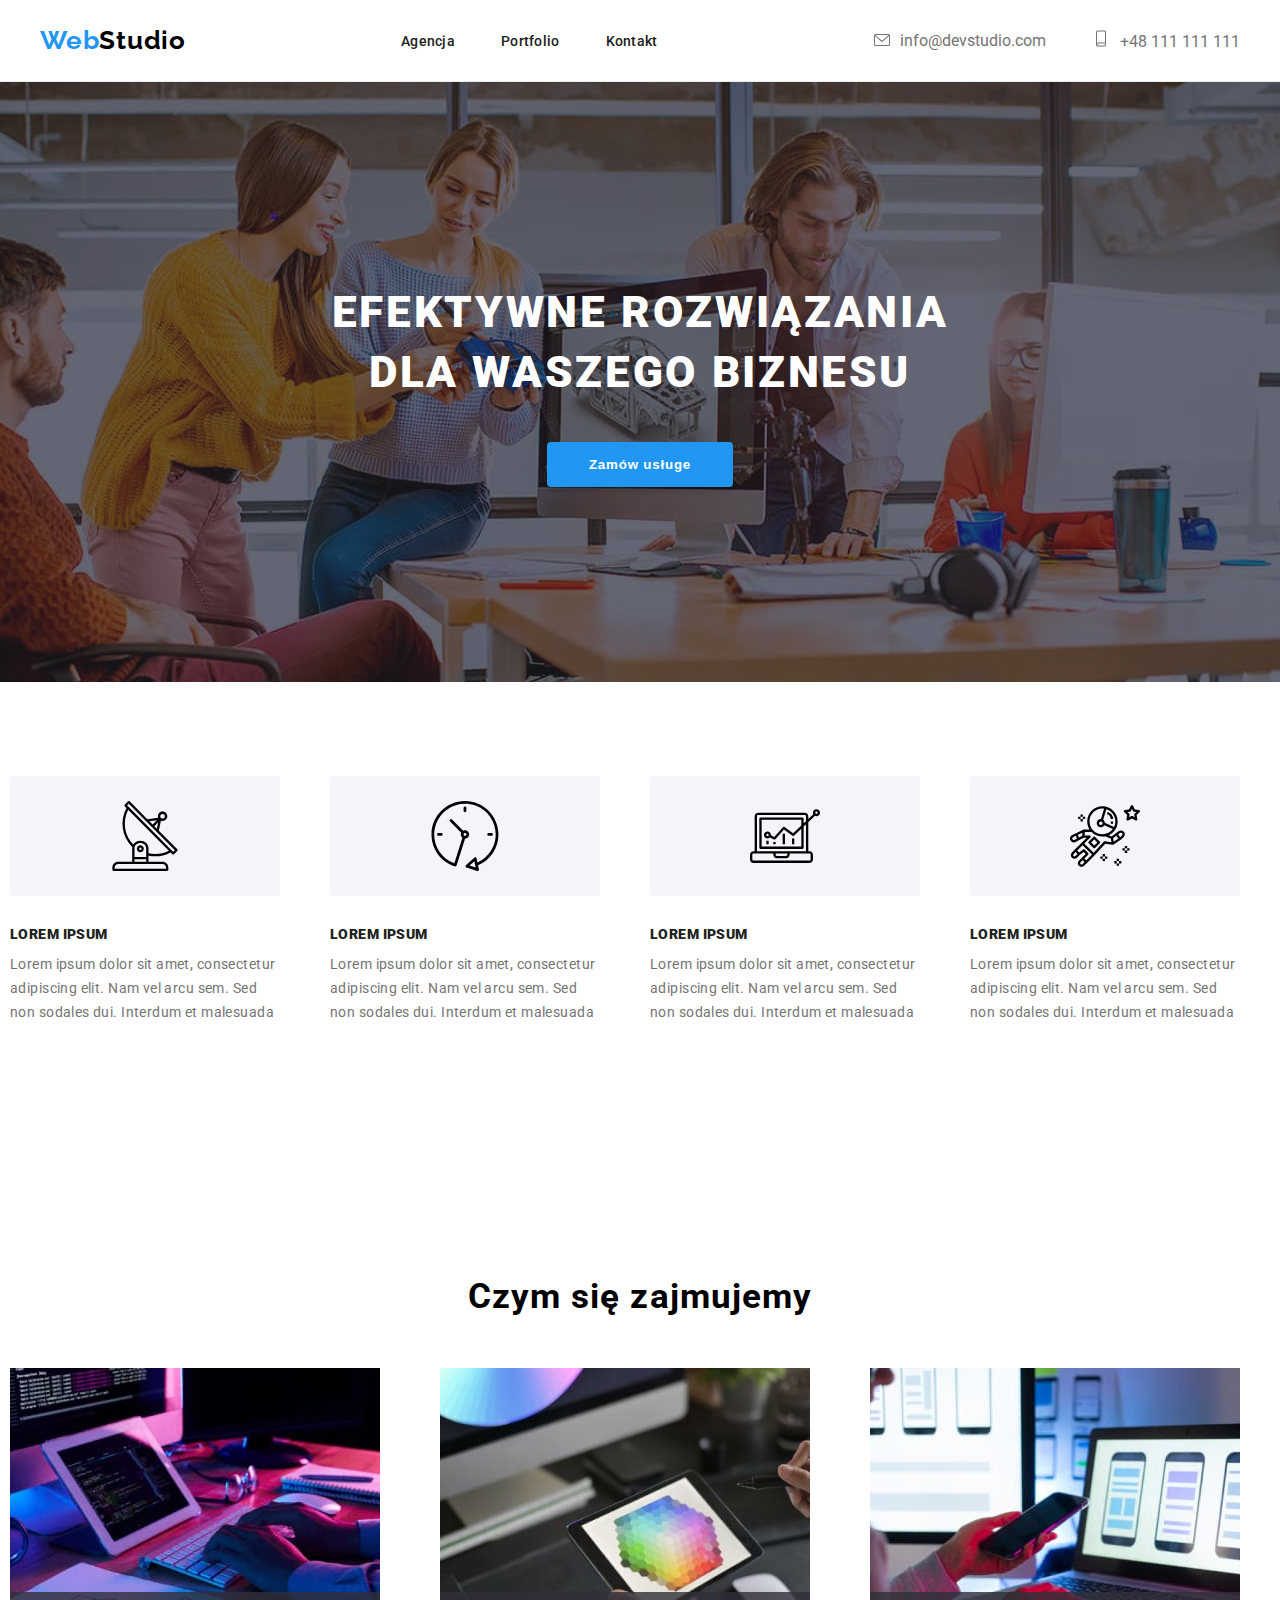
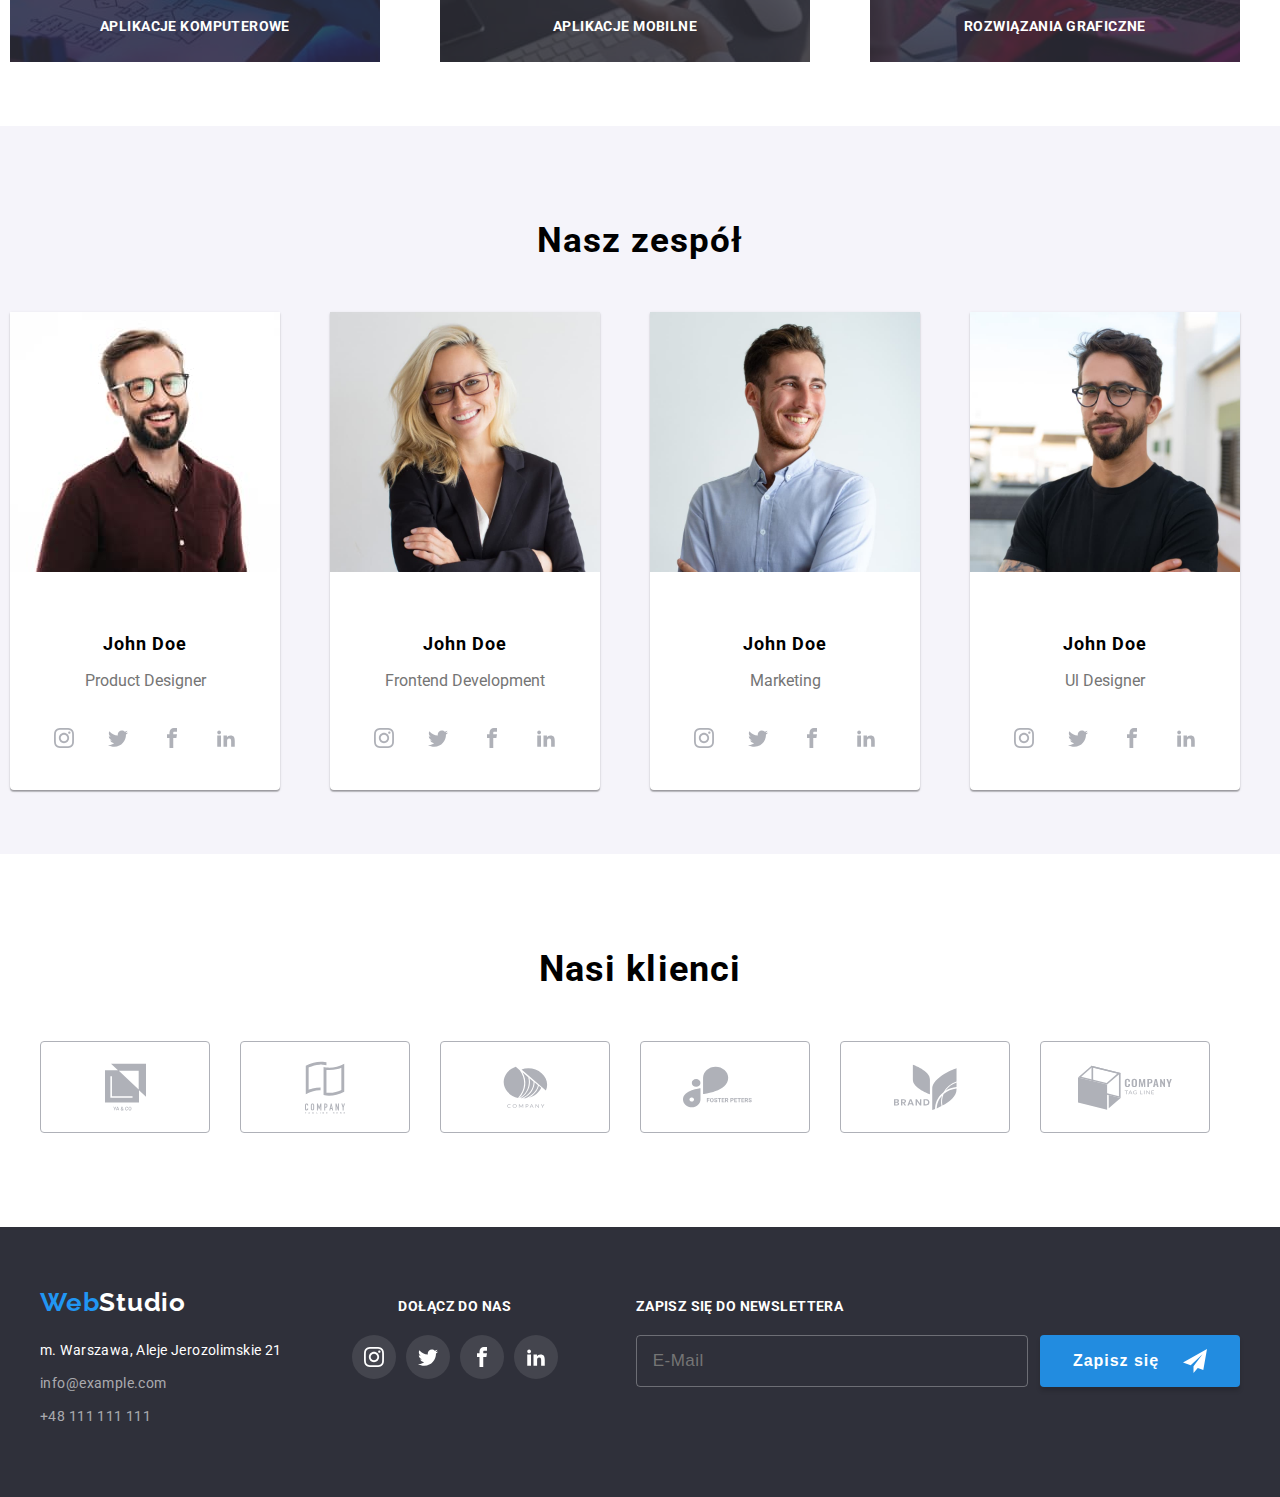
<file: index.html>
<!DOCTYPE html>
<html lang="pl">

<head>
    <meta charset="UTF-8" />
    <meta http-equiv="x-ua-compatible" content="ie=edge" />
    <meta name="viewport" content="width=device-width,initial-scale=1.0" />
    <title>Praca Domowa</title>
    <link rel="stylesheet" href="css/styles.css" />
    <link rel="preconnect" href="https://fonts.googleapis.com" />
    <link rel="preconnect" href="https://fonts.gstatic.com" crossorigin />
    <link
        href="https://fonts.googleapis.com/css2?family=Raleway:wght@700&family=Roboto:wght@400;500;700;900&display=swap"
        rel="stylesheet" />
</head>

<body>
    <header class="header">
        <div class="container">
            <div class="menu">
                <div class="menu-list">

                    <a class="logo-up-web" href="index.html">
                        <h2 class="logo-h2">Web<span class="second-color-up">Studio</span></h2>
                    </a>

                    <nav>
                        <ul class="menu-list-nav">
                            <li class="menu-list-nav-li">
                                <a class="aNav" href="index.html">Agencja</a>
                            </li>
                            <li class="menu-list-nav-li">
                                <a class="aNav" href="portfolio.html">Portfolio</a>
                            </li>
                            <li class="menu-list-nav-li">
                                <a class="aNav" href="">Kontakt</a>
                            </li>
                        </ul>
                    </nav>
                </div>

                <ul class="header-contact-ul">
                    <li class="header-contact-li">
                        <a class="contact-color-right" href="mailto:info@devstudio.com"><svg class="icon envelope">
                                <use href="images/icons.svg#icon-envelope"></use>
                            </svg>info@devstudio.com</a>
                    </li>
                    <li class="header-contact-li">
                        <a class="contact-color-right" href="tel:+48111111111"> <svg class="icon smartphone">
                                <use href="images/icons.svg#icon-smartphone"></use>
                            </svg> +48 111 111 111</a>
                    </li>
                </ul>
            </div>
        </div>
    </header>

    <main>
        <section class="background-color  ">
            <div class="banner-img">
                <h1 class="banerText ">EFEKTYWNE ROZWIĄZANIA <br> DLA WASZEGO BIZNESU</h1>
                <div class="button-div-center ">
                    <button class="button" type="button" data-modal-open>Zamów usługe</button>
                </div>
            </div>
        </section>

        <section class="section ">
            <div class="container ">
                <ul class="description-ul">
                    <li class="description-li">
                        <div class="description-mini">
                            <svg class="description-icon">
                                <use href="images/icons.svg#icon-antenna"></use>
                            </svg>
                        </div>
                        <p class="description-b"><b>LOREM IPSUM</b></p>
                        <p class="description ">
                            Lorem ipsum dolor sit amet, consectetur adipiscing elit. Nam vel arcu sem. Sed non sodales
                            dui. Interdum et malesuada
                        </p>
                    </li>
                    <li class="description-li">
                        <div class="description-mini">
                            <svg class="description-icon">
                                <use href="images/icons.svg#icon-clock"></use>
                            </svg>
                        </div>
                        <p class="description-b"><b>LOREM IPSUM</b></p>
                        <p class="description ">
                            Lorem ipsum dolor sit amet, consectetur adipiscing elit. Nam vel arcu sem. Sed non sodales
                            dui. Interdum et malesuada
                        </p>
                    </li>
                    <li class="description-li">
                        <div class="description-mini">
                            <svg class="description-icon">
                                <use href="images/icons.svg#icon-diagram"></use>
                            </svg>
                        </div>
                        <p class="description-b"><b>LOREM IPSUM</b></p>
                        <p class="description ">
                            Lorem ipsum dolor sit amet, consectetur adipiscing elit. Nam vel arcu sem. Sed non sodales
                            dui. Interdum et malesuada
                        </p>
                    </li>
                    <li class="description-li">
                        <div class="description-mini">
                            <svg class="description-icon">
                                <use href="images/icons.svg#icon-astronaut"></use>
                            </svg>
                        </div>
                        <p class="description-b"><b>LOREM IPSUM</b></p>
                        <p class="description ">
                            Lorem ipsum dolor sit amet, consectetur adipiscing elit. Nam vel arcu sem. Sed non sodales
                            dui. Interdum et malesuada
                        </p>
                    </li>
                </ul>
            </div>
        </section>
        <section class="section ">
            <div class="container ">
                <h3 class="we-do-h3">Czym się zajmujemy</h3>
                <ul class="we-do-ul">
                    <li class="we-do-li">
                        <img class="we-do-img" src="images/img.jpg " alt="img1 " width="370 " height="294 " />
                        <div class="we-do-image-description">
                            <h4>Aplikacje Komputerowe</h4>
                        </div>
                    </li>
                    <li class="we-do-li">
                        <img class="we-do-img" src="images/img2.jpg " alt="img2 " width="370 " height="294 " />
                        <div class="we-do-image-description">
                            <h4>Aplikacje Mobilne</h4>
                        </div>
                    </li>
                    <li class="we-do-li">
                        <img class="we-do-img" src="images/img3.jpg " alt="img3 " width="370 " height="294 " />
                        <div class="we-do-image-description">
                            <h4>Rozwiązania Graficzne</h4>
                        </div>
                    </li>
                </ul>
            </div>
        </section>
        <section class="our-team-section section">
            <div class="container">
                <h3 class="team-h3">Nasz zespół</h3>
                <ul class="team-ul">
                    <li class="team-li">
                        <figure>
                            <img class="imgteam" src="images/img16.jpg " alt="img16 " />
                            <figcaption>
                                <h4 class="portfolio-h4">John Doe</h4>
                                <p class="portfolio-p">Product Designer</p>
                                <ul class="team-icons-ul">
                                    <li>
                                        <a class="team-icons-a" href="">
                                            <svg class="team-icons-icon">
                                                <use href="images/icons.svg#icon-instagram"></use>
                                            </svg></a>
                                    </li>
                                    <li>
                                        <a class="team-icons-a" href="">
                                            <svg class="team-icons-icon">
                                                <use href="images/icons.svg#icon-twitter"></use>
                                            </svg></a>
                                    </li>
                                    <li>
                                        <a class="team-icons-a" href="">
                                            <svg class="team-icons-icon">
                                                <use href="images/icons.svg#icon-facebook"></use>
                                            </svg></a>
                                    </li>
                                    <li>
                                        <a class="team-icons-a" href="">
                                            <svg class="team-icons-icon">
                                                <use href="images/icons.svg#icon-linkedin"></use>
                                            </svg></a>
                                    </li>
                                </ul>
                            </figcaption>
                    </li>
                    <li class="team-li">
                        <figure>
                            <img class="imgteam " src="images/img4.jpg " alt="img4 " />
                            <figcaption>
                                <h4 class="portfolio-h4">John Doe</h4>
                                <p class="portfolio-p">Frontend Development</p>
                                <ul class="team-icons-ul">
                                    <li>
                                        <a class="team-icons-a" href="">
                                            <svg class="team-icons-icon">
                                                <use href="images/icons.svg#icon-instagram"></use>
                                            </svg></a>
                                    </li>
                                    <li>
                                        <a class="team-icons-a" href="">
                                            <svg class="team-icons-icon">
                                                <use href="images/icons.svg#icon-twitter"></use>
                                            </svg></a>
                                    </li>
                                    <li>
                                        <a class="team-icons-a" href="">
                                            <svg class="team-icons-icon">
                                                <use href="images/icons.svg#icon-facebook"></use>
                                            </svg></a>
                                    </li>
                                    <li>
                                        <a class="team-icons-a" href="">
                                            <svg class="team-icons-icon">
                                                <use href="images/icons.svg#icon-linkedin"></use>
                                            </svg></a>
                                    </li>
                                </ul>
                            </figcaption>
                        </figure>
                    </li>
                    <li class="team-li">
                        <figure>
                            <img class="imgteam " src="images/img5.jpg " alt="img5 " />
                            <figcaption>
                                <h4 class="portfolio-h4">John Doe</h4>
                                <p class="portfolio-p">Marketing</p>
                                <ul class="team-icons-ul">
                                    <li>
                                        <a class="team-icons-a" href="">
                                            <svg class="team-icons-icon">
                                                <use href="images/icons.svg#icon-instagram"></use>
                                            </svg></a>
                                    </li>
                                    <li>
                                        <a class="team-icons-a" href="">
                                            <svg class="team-icons-icon">
                                                <use href="images/icons.svg#icon-twitter"></use>
                                            </svg></a>
                                    </li>
                                    <li>
                                        <a class="team-icons-a" href="">
                                            <svg class="team-icons-icon">
                                                <use href="images/icons.svg#icon-facebook"></use>
                                            </svg></a>
                                    </li>
                                    <li>
                                        <a class="team-icons-a" href="">
                                            <svg class="team-icons-icon">
                                                <use href="images/icons.svg#icon-linkedin"></use>
                                            </svg></a>
                                    </li>
                                </ul>
                            </figcaption>
                        </figure>
                    </li>
                    <li class="team-li">
                        <figure>
                            <img class="imgteam " src="images/img6.jpg " alt="img6 " />
                            <figcaption>
                                <h4 class="portfolio-h4">John Doe</h4>
                                <p class="portfolio-p">Ul Designer</p>
                                <ul class="team-icons-ul">
                                    <li>
                                        <a class="team-icons-a" href="">
                                            <svg class="team-icons-icon">
                                                <use href="images/icons.svg#icon-instagram"></use>
                                            </svg></a>
                                    </li>
                                    <li>
                                        <a class="team-icons-a" href="">
                                            <svg class="team-icons-icon">
                                                <use href="images/icons.svg#icon-twitter"></use>
                                            </svg></a>
                                    </li>
                                    <li>
                                        <a class="team-icons-a" href="">
                                            <svg class="team-icons-icon">
                                                <use href="images/icons.svg#icon-facebook"></use>
                                            </svg></a>
                                    </li>
                                    <li>
                                        <a class="team-icons-a" href="">
                                            <svg class="team-icons-icon">
                                                <use href="images/icons.svg#icon-linkedin"></use>
                                            </svg></a>
                                    </li>
                                </ul>
                            </figcaption>
                        </figure>
                    </li>
                </ul>
            </div>
        </section>
        <section class="section">
            <div class="container">
                <h2 class="clients-h2">Nasi klienci</h2>
                <ul class="clients-ul">
                    <li>
                        <a class="clients-a" href="">
                            <svg class="clients-a-icon company01">
                                <use href="images/icons.svg#client-icon-company-01"></use>
                            </svg></a>
                    </li>
                    <li>
                        <a class="clients-a" href="">
                            <svg class="clients-a-icon company02">
                                <use href="images/icons.svg#client-icon-company-02"></use>
                            </svg></a>
                    </li>
                    <li>
                        <a class="clients-a" href="">
                            <svg class="clients-a-icon company03">
                                <use href="images/icons.svg#client-icon-company-03"></use>
                            </svg></a>
                    </li>
                    <li>
                        <a class="clients-a" href="">
                            <svg class="clients-a-icon company04">
                                <use href="images/icons.svg#client-icon-company-04"></use>
                            </svg></a>
                    </li>
                    <li>
                        <a class="clients-a" href="">
                            <svg class="clients-a-icon company05">
                                <use href="images/icons.svg#client-icon-company-05"></use>
                            </svg></a>
                    </li>
                    <li>
                        <a class="clients-a" href="">
                            <svg class="clients-a-icon company06">
                                <use href="images/icons.svg#client-icon-company-06"></use>
                            </svg></a>
                    </li>
                </ul>
            </div>
        </section>
    </main>
    <footer class="footer">
        <div class="container footer-div">
            <div class="footer-div2">
                <a class="logoDown " href="index.html ">
                    <h2 class="logo-h2">Web<span class="secondColorDown ">Studio</span></h2>
                </a>
                <address>
                    <ul>
                        <li class="footer-li">m. Warszawa, Aleje Jerozolimskie 21</li>
                        <li class="footer-li"><a class="footer-a" href="mailto:info@example.com">info@example.com</a>
                        </li>
                        <li class="footer-li"><a class="footer-a" href="tel:+48111111111">+48 111 111 111</a></li>
                    </ul>
                </address>
            </div>
            <section class="footer-section">
                <h3 class="footer-h3">Dołącz do nas</h3>

                <ul class="footer-social-ul">
                    <li>
                        <a class="footer-social-a" href="">
                            <svg class="footer-social-a-icon">
                                <use href="images/icons.svg#icon-instagram"></use>
                            </svg></a>
                    </li>
                    <li>
                        <a class="footer-social-a" href="">
                            <svg class="footer-social-a-icon">
                                <use href="images/icons.svg#icon-twitter"></use>
                            </svg></a>
                    </li>
                    <li>
                        <a class="footer-social-a" href=""><svg class="footer-social-a-icon">
                                <use href="images/icons.svg#icon-facebook"></use>
                            </svg></a>
                    </li>
                    <li>
                        <a class="footer-social-a" href="">
                            <svg class="footer-social-a-icon">
                                <use href="images/icons.svg#icon-linkedin"></use>
                            </svg></a>
                    </li>
                </ul>
            </section>
            <section class="footer-newsletter">
                <h3 class="footer-h3-newsletter">Zapisz się do newslettera</h3>
                <form name="newsletter-signup-form" class="footer-newsletter-signup-form" method="POST" autocomplete="on">
                  <input class="footer-newsletter-signup-input" type="email" name="email" placeholder="E-Mail" />
                  <button class="footer-newsletter-signup-btn" type="submit">
                    Zapisz się<svg class="footer-newsletter-signup-btn-icon">
                      <use href="images/icons.svg#icon-sent"></use>
                    </svg>
                  </button>
                </form>
              </section>
        </div>
    </footer>

    <div class="backdrop animation-modal is-hidden" data-modal>
        <div class="modal-window">
            <button class="modal-close-btn" type="button" data-modal-close>
                <svg class="modal-icon-close">
                    <use href="images/icons.svg#button-close"></use>
                </svg>
            </button>
            <h3 class="modal-window-h3">Zostaw swoje dane w formularzu poniżej</h3>
            <form class="modal-window-application-signup-form" name="application-signup-form" method="POST">
                <label class="modal-window-application-signup-label" for="name">Imię</label>
                <input class="modal-window-application-signup-input bg-image-name" type="text" name="name"
                    id="name" required />

                <label class="modal-window-application-signup-label" for="PhoneNumber">Telefon</label>
                <input class="modal-window-application-signup-input bg-image-phone" type="tel" name="phone_number"
                    id="phone_number" required />

                <label class="modal-window-application-signup-label" for="Email">Email</label>
                <input class="modal-window-application-signup-input bg-image-mail" type="email" name="email"
                    id="email" required />

                <label class="modal-window-application-signup-label" for="Comment">Komentarz</label>
                <textarea class="modal-window-application-signup-textarea" name="comment" id="comment"
                    placeholder="Wprowadź tekst"></textarea>

                <label class="modal-window-application-signup-terms-and-conditions" for="TermsAndContitions">
                    <input class="modal-window-application-signup-terms-and-conditions-checkbox hidden" type="checkbox"
                        name="privacy-policy-and-terms-and-conditions" value="agree" id="terms" required />
                    Oświadczam iż akceptuję&nbsp;<a href="#">Regulamin</a>&nbsp;i&nbsp;<a href="#">Politykę
                        Prywatności.</a></label>
                <button class="modal-window-application-signup-btn" type="submit">
                    Wyślij
                </button>
            </form>
        </div>
    </div>

    <script src="./js/modal.js"></script>
</body>

</html>
</file>
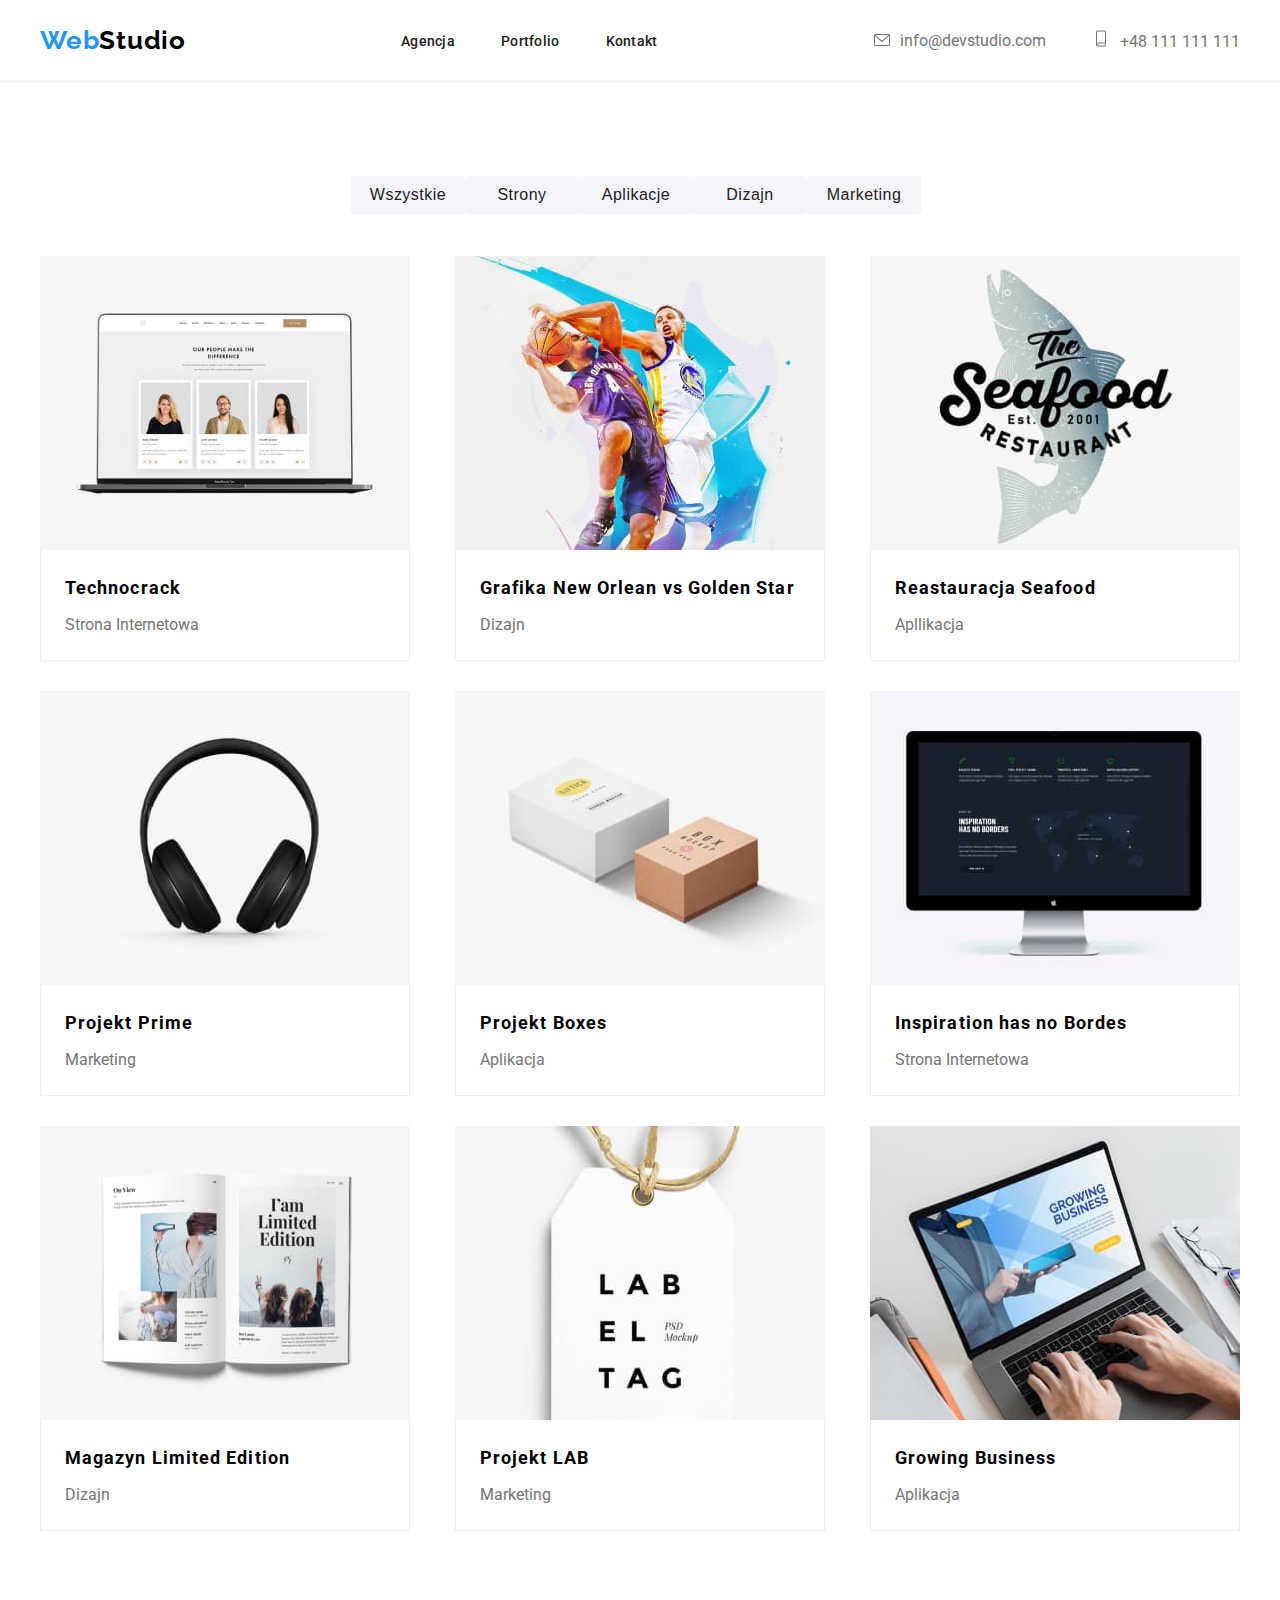
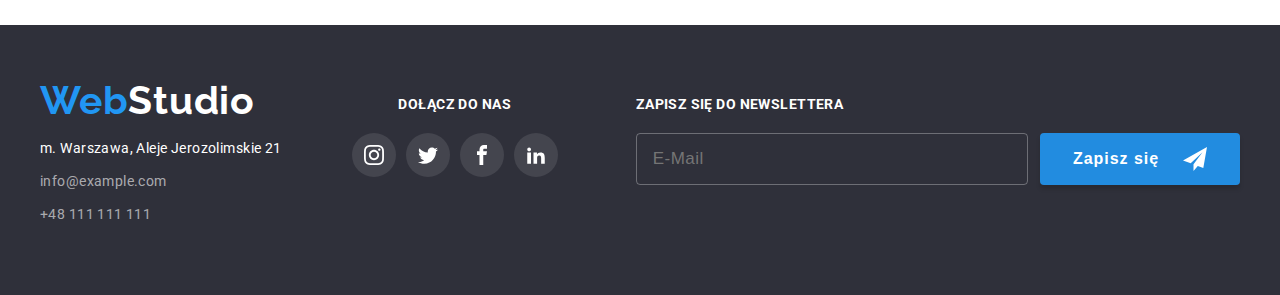
<file: portfolio.html>
<!DOCTYPE html>
<html lang="pl">

<head>
    <meta charset="UTF-8" />
    <meta http-equiv="x-ua-compatible" content="ie=edge" />
    <meta name="viewport" content="width=device-width,initial-scale=1.0" />
    <link rel="stylesheet" href="css/styles.css" />
    <link rel="preconnect" href="https://fonts.googleapis.com" />
    <link rel="preconnect" href="https://fonts.gstatic.com" crossorigin />
    <link
        href="https://fonts.googleapis.com/css2?family=Raleway:wght@700&family=Roboto:wght@400;500;700;900&display=swap"
        rel="stylesheet" />

    <title>Praca Domowa</title>
</head>

<body>
    <header class="header">
        <div class="container">
            <div class="menu">
                <div class="menu-list">

                    <a class="logo-up-web" href="index.html">
                        <h2 class="logo-h2">Web<span class="second-color-up">Studio</span></h2>
                    </a>

                    <nav>
                        <ul class="menu-list-nav">
                            <li class="menu-list-nav-li">
                                <a class="aNav" href="index.html">Agencja</a>
                            </li>
                            <li class="menu-list-nav-li">
                                <a class="aNav" href="portfolio.html">Portfolio</a>
                            </li>
                            <li class="menu-list-nav-li">
                                <a class="aNav" href="">Kontakt</a>
                            </li>
                        </ul>
                    </nav>
                </div>

                <ul class="header-contact-ul">
                    <li class="header-contact-li">
                        <a class="contact-color-right" href="mailto:info@devstudio.com"><svg class="icon envelope">
                                <use href="images/icons.svg#icon-envelope"></use>
                            </svg>info@devstudio.com</a>
                    </li>
                    <li class="header-contact-li">
                        <a class="contact-color-right" href="tel:+48111111111"> <svg class="icon smartphone">
                                <use href="images/icons.svg#icon-smartphone"></use>
                            </svg> +48 111 111 111</a>
                    </li>
                </ul>
            </div>
        </div>
    </header>

    <main>
        <div class="container">
            <section class="section">
                <section>
                    <ul class="portfolio-button-ul">
                        <li class="portfolio-button-li">
                            <button class="button2 portfolioButton" type="button">
                                 Wszystkie
                            </button>
                        </li>
                        <li class="portfolio-button-li">
                            <button class="button2 portfolioButton" type="button">
                                Strony
                            </button>
                        </li>
                        <li class="portfolio-button-li">
                            <button class="button2 portfolioButton" type="button">
                                Aplikacje
                            </button>
                        </li>
                        <li class="portfolio-button-li">
                            <button class="button2 portfolioButton" type="button">
                                Dizajn
                            </button>
                        </li>
                        <li class="portfolio-button-li">
                            <button class="button2 portfolioButton" type="button">
                                Marketing
                            </button>
                        </li>
                    </ul>
                </section>
                <section>
                    <ul class="portfolio-ul">
                        <li class="portfolio-li">
                             <figure class="fig-pos-rel">
                                <img class="portfolio-img" src="images/img7.jpg" alt="img7" width="370" height="294"
                                    Top="262" Left="215" Blend="Pass throught" />
                                    <div class="portfolio-description-popup animation-modal">
                                        <p>
                                          Technocrack jest popularną platformą wykorzystywaną do rozpowszechniania koronawirusa. Firmy
                                          wykorzystują tę platformę do celów szpiegowskich i ataków na niezabezpieczone serwery
                                          konkurencji
                                        </p>
                                      </div>
                                <figcaption class="portfolio-figcaption">
                                    <h4 class="portfolio-h4">Technocrack</h4>
                                    <p class="portfolio-p">Strona Internetowa</p>
                                </figcaption>
                            </figure>
                        </li>
                        <li class="portfolio-li">
                             <figure class="fig-pos-rel">
                                <img class="portfolio-img" src="images/img8.jpg" alt="img8" width="370" height="294"
                                    Top="262" Left="615" Blend="Pass throught" />
                                    <div class="portfolio-description-popup animation-modal">
                                        <p>
                                          Technocrack jest popularną platformą wykorzystywaną do rozpowszechniania koronawirusa. Firmy
                                          wykorzystują tę platformę do celów szpiegowskich i ataków na niezabezpieczone serwery
                                          konkurencji
                                        </p>
                                      </div>
                                <figcaption class="portfolio-figcaption">
                                    <h4 class="portfolio-h4">
                                        Grafika New Orlean vs Golden Star
                                    </h4>
                                    <p class="portfolio-p">Dizajn</p>
                                </figcaption>
                            </figure>
                        </li>
                        <li class="portfolio-li">
                             <figure class="fig-pos-rel">
                                <img class="portfolio-img" src="images/img9.jpg" alt="img9" width="370" height="294"
                                    Top="262" Left="1015" Blend="Pass throught" />
                                    <div class="portfolio-description-popup animation-modal">
                                        <p>
                                          Technocrack jest popularną platformą wykorzystywaną do rozpowszechniania koronawirusa. Firmy
                                          wykorzystują tę platformę do celów szpiegowskich i ataków na niezabezpieczone serwery
                                          konkurencji
                                        </p>
                                      </div>
                                <figcaption class="portfolio-figcaption">
                                    <h4 class="portfolio-h4">Reastauracja Seafood</h4>
                                    <p class="portfolio-p">Apllikacja</p>
                                </figcaption>
                            </figure>
                        </li>
                        <li class="portfolio-li">
                             <figure class="fig-pos-rel">
                                <img class="portfolio-img" src="images/img10.jpg" alt="img10" width="370" height="294"
                                    Top="262" Left="1015" Blend="Pass throught" />
                                    <div class="portfolio-description-popup animation-modal">
                                        <p>
                                          Technocrack jest popularną platformą wykorzystywaną do rozpowszechniania koronawirusa. Firmy
                                          wykorzystują tę platformę do celów szpiegowskich i ataków na niezabezpieczone serwery
                                          konkurencji
                                        </p>
                                      </div>
                                <figcaption class="portfolio-figcaption">
                                    <h4 class="portfolio-h4">Projekt Prime</h4>
                                    <p class="portfolio-p">Marketing</p>
                                </figcaption>
                            </figure>
                        </li>
                        <li class="portfolio-li">
                             <figure class="fig-pos-rel">
                                <img class="portfolio-img" src="images/img11.jpg" alt="img11" width="370" height="294"
                                    Top="262" Left="1015" Blend="Pass throught" />
                                    <div class="portfolio-description-popup animation-modal">
                                        <p>
                                          Technocrack jest popularną platformą wykorzystywaną do rozpowszechniania koronawirusa. Firmy
                                          wykorzystują tę platformę do celów szpiegowskich i ataków na niezabezpieczone serwery
                                          konkurencji
                                        </p>
                                      </div>
                                <figcaption class="portfolio-figcaption">
                                    <h4 class="portfolio-h4">Projekt Boxes</h4>
                                    <p class="portfolio-p">Aplikacja</p>
                                </figcaption>
                            </figure>
                        </li>
                        <li class="portfolio-li">
                             <figure class="fig-pos-rel">
                                <img class="portfolio-img" src="images/img12.jpg" alt="img12" width="370" height="294"
                                    Top="262" Left="1015" Blend="Pass throught" />
                                    <div class="portfolio-description-popup animation-modal">
                                        <p>
                                          Technocrack jest popularną platformą wykorzystywaną do rozpowszechniania koronawirusa. Firmy
                                          wykorzystują tę platformę do celów szpiegowskich i ataków na niezabezpieczone serwery
                                          konkurencji
                                        </p>
                                      </div>
                                <figcaption class="portfolio-figcaption">
                                    <h4 class="portfolio-h4">Inspiration has no Bordes</h4>
                                    <p class="portfolio-p">Strona Internetowa</p>
                                </figcaption>
                            </figure>
                        </li>
                        <li class="portfolio-li">
                             <figure class="fig-pos-rel">
                                <img class="portfolio-img" src="images/img13.jpg" alt="img13" width="370" height="294"
                                    Top="262" Left="1015" Blend="Pass throught" />
                                    <div class="portfolio-description-popup animation-modal">
                                        <p>
                                          Technocrack jest popularną platformą wykorzystywaną do rozpowszechniania koronawirusa. Firmy
                                          wykorzystują tę platformę do celów szpiegowskich i ataków na niezabezpieczone serwery
                                          konkurencji
                                        </p>
                                      </div>
                                <figcaption class="portfolio-figcaption">
                                    <h4 class="portfolio-h4">Magazyn Limited Edition</h4>
                                    <p class="portfolio-p">Dizajn</p>
                                </figcaption>
                            </figure>
                        </li>
                        <li class="portfolio-li">
                             <figure class="fig-pos-rel">
                                <img class="portfolio-img" src="images/img14.jpg" alt="img14" width="370" height="294"
                                    Top="262" Left="1015" Blend="Pass throught" />
                                    <div class="portfolio-description-popup animation-modal">
                                        <p>
                                          Technocrack jest popularną platformą wykorzystywaną do rozpowszechniania koronawirusa. Firmy
                                          wykorzystują tę platformę do celów szpiegowskich i ataków na niezabezpieczone serwery
                                          konkurencji
                                        </p>
                                      </div>
                                <figcaption class="portfolio-figcaption">
                                    <h4 class="portfolio-h4">Projekt LAB</h4>
                                    <p class="portfolio-p">Marketing</p>
                                </figcaption>
                            </figure>
                        </li>
                        <li class="portfolio-li">
                            <figure class="fig-pos-rel">
                                <img class="portfolio-img" src="images/img15.jpg" alt="img15" width="370" height="294"
                                    Top="262" Left="1015" Blend="Pass throught" />
                                    <div class="portfolio-description-popup animation-modal">
                                        <p>
                                          Technocrack jest popularną platformą wykorzystywaną do rozpowszechniania koronawirusa. Firmy
                                          wykorzystują tę platformę do celów szpiegowskich i ataków na niezabezpieczone serwery
                                          konkurencji
                                        </p>
                                      </div>
                                <figcaption class="portfolio-figcaption">
                                    <h4 class="portfolio-h4">Growing Business</h4>
                                    <p class="portfolio-p">Aplikacja</p>
                                </figcaption>
                            </figure>
                        </li>
                    </ul>
                </section>
            </section>
        </div>
    </main>

    <footer class="footer">
        <div class="container footer-div">
            <div class="footer-div2">
                <a class="logoDown " href="index.html ">
                    <h2>Web<span class="secondColorDown ">Studio</span></h2>
                </a>
                <address>
                    <ul>
                        <li class="footer-li">m. Warszawa, Aleje Jerozolimskie 21</li>
                        <li class="footer-li"><a class="footer-a" href="mailto:info@example.com">info@example.com</a>
                        </li>
                        <li class="footer-li"><a class="footer-a" href="tel:+48111111111">+48 111 111 111</a></li>
                    </ul>
                </address>
            </div>
            <section class="footer-section">
                <h3 class="footer-h3">Dołącz do nas</h3>

                <ul class="footer-social-ul">
                    <li>
                        <a class="footer-social-a" href="">
                            <svg class="footer-social-a-icon">
                                <use href="images/icons.svg#icon-instagram"></use>
                            </svg></a>
                    </li>
                    <li>
                        <a class="footer-social-a" href="">
                            <svg class="footer-social-a-icon">
                                <use href="images/icons.svg#icon-twitter"></use>
                            </svg></a>
                    </li>
                    <li>
                        <a class="footer-social-a" href=""><svg class="footer-social-a-icon">
                                <use href="images/icons.svg#icon-facebook"></use>
                            </svg></a>
                    </li>
                    <li>
                        <a class="footer-social-a" href="">
                            <svg class="footer-social-a-icon">
                                <use href="images/icons.svg#icon-linkedin"></use>
                            </svg></a>
                    </li>
                </ul>
            </section>
            <section class="footer-newsletter">
                <h3 class="footer-h3-newsletter">Zapisz się do newslettera</h3>
                <form name="newsletter-signup-form" class="footer-newsletter-signup-form" method="POST" autocomplete="on">
                  <input class="footer-newsletter-signup-input" type="email" name="email" placeholder="E-Mail" />
                  <button class="footer-newsletter-signup-btn" type="submit">
                    Zapisz się<svg class="footer-newsletter-signup-btn-icon">
                      <use href="images/icons.svg#icon-sent"></use>
                    </svg>
                  </button>
                </form>
              </section>
        </div>
    </footer>
</body>

</html>
</file>
<file: css/styles.css>
* {
  margin: 0px;
  padding: 0px;
  box-sizing: border-box;
}

.logo-up-web {
  width: 145px;
  height: 31px;
  font-family: 'Raleway';
  font-style: normal;
  font-weight: 700;
  font-size: 26px;
  line-height: 1.19em;
  letter-spacing: 0.03em;
  color: #2196f3;
  margin-right: 200px;
}

.logoDown {
  width: 145px;
  height: 31px;
  font-family: 'Raleway';
  display: inline-block;
  font-style: normal;
  font-weight: 700;
  font-size: 26px;
  line-height: 31px;
  letter-spacing: 0.03em;
  margin-bottom: 20px;
  color: #2196f3;
}
.logo-h2{
  font-size: 26px;
  height: 26px;
}

.header {
  padding: 25px 0;
  background-color: #fff;
  border-bottom: 1px solid #ececec;
}

.menu {
  display: flex;
  justify-content: space-between;
  flex-wrap: wrap;
  align-items: center;
}

.menu-list {
  display: flex;
  flex-wrap: wrap;
  align-items: center;
  list-style: none;
}

.menu-list-nav {
  /* display: flex;
  flex-wrap: wrap;
  align-items: center;
  list-style: none;
  margin-left: -46px; */
  display: flex;
  margin-left: -30px;
  list-style-type: none;
  flex-wrap: wrap;
  justify-content: space-between;
}

.menu-list-nav-li {
  margin-left: 46px;
}

a {
  text-decoration: none;
  color: #212121;
}

a:hover {
  color: #2196f3;
}

h1 {
  text-transform: uppercase;
  color: white;
  font-size: 44px;
  text-align: center;
}

.background-color {
  background-color: #2f303a;
  height: 600px;
  vertical-align: top;
}

body {
  font-family: 'Roboto', sans-serif;
  color: black;
}

.button {
  background-color: #2196f3;
  font-weight: 700;
  color: #fff;
  border: 0px;
  padding: 10px 42px;
  border-radius: 4px;
  line-height: 1.875em;
  letter-spacing: 0.06em;
  box-shadow: 0px 4px 4px rgba(0, 0, 0, 0.15);
  cursor: pointer;
  margin-top: 40px;
}

.description {
  width: 270px;
  font-family: 'Roboto';
  font-style: normal;
  font-weight: 400;
  font-size: 14px;
  line-height: 24px;

  letter-spacing: 0.03em;

  color: #757575;
}

h3 {
  font-size: 36px;
  text-align: center;
}

.description-ul {
  display: flex;
  margin-left: -30px;
  list-style-type: none;
  flex-wrap: wrap;
  padding-bottom: 94px;
  margin-bottom: -30px;
  justify-content: space-between;
}

.description-li {
  /* margin-bottom: 30px;
  margin-left: 30px; */
  margin: 0;
  max-width: 270px;
}

.description-b {
  font-family: 'Roboto';
  font-style: normal;
  font-weight: 700;
  font-size: 14px;
  line-height: 16px;
  letter-spacing: 0.03em;
  text-transform: uppercase;
  margin-bottom: 10px;

  color: #212121;
}
.description-mini {
  display: flex;
  justify-content: center;
  width: 100%;
  height: 120px;
  padding: 25px 0;
  border-radius: 4px;
  margin-bottom: 30px;
  background-color: #f5f4fa;
}

.description-icon {
  width: 70px;
  height: 70px;
}

.we-do-img {
  min-width: 370px;
  display: block; 
}
.fig-pos-rel{
  position: relative;
}
.we-do-image-description {
  display: flex;
  background-color: rgba(47, 48, 58, 0.8);;
  color: #fff;
  font-weight: 700;
  font-size: 14px;
  text-transform: uppercase;
  line-height: 1.14em;
  justify-content: center;
  /* position: absolute; */
  letter-spacing: 0.03em;
  padding: 27px 0;
  left: 0px;
  bottom: 0px;
  position: absolute;
  width: 100%;
}

.we-do-h3 {
  font-size: 35px;
  line-height: 1.2em;
  letter-spacing: 0.03em;
  margin-bottom: 50px;
  text-align: center;
}

.we-do-ul {
  display: flex;
  flex-wrap: wrap;
  margin-bottom: -30px;
  margin-left: -30px;
  justify-content: space-between;
}

.we-do-li {
  list-style-type: none;
  /* margin-bottom: 30px;
  margin-left: 30px; */
  margin: 0;
  position: relative;
}

.button2:hover {
  color: white;
  background-color: #2196f3;
  cursor: pointer;
}

footer {
  background-color: #2f303a;
  color: white;
}

.hrefBottomColor {
  color: rgba(255, 255, 255, 0.6);
}

.hrefTopColorRight {
  color: #757575;
}

.contact-color-right {
  color: #757575;
}

.our-team-section {
  background-color: #f5f4fa;
}

.second-color-up {
  color: black;
}

.secondColorDown {
  color: white;
}

li {
  list-style-type: none;
  display: inline-block;
}

p {
  word-wrap: break-word;
}

.container {
  max-width: 1200px;
  margin: 0 auto;
  /* padding: 0 15px; */
}

.section {
  padding: 94px 0;
}

.button-div-center {
  text-align: center;
}

header {
  border-bottom: 1px solid #ececec;
}

.team-li {
  display: flex;
  flex-direction: column;
  align-content: center;
  background-color: #fff;
  box-shadow: 0px 1px 3px rgba(0, 0, 0, 0.12), 0px 1px 1px rgba(0, 0, 0, 0.14),
    0px 2px 1px rgba(0, 0, 0, 0.2);
  border-radius: 0px 0px 4px 4px;
/* margin-left: 30px;
  margin-bottom: 30px; */
  margin: 0;
}

.team-ul {
  list-style-type: none;
  display: flex;
  flex-wrap: wrap;
  margin-left: -30px;
  margin-bottom: -30px;
  justify-content: space-between;
}
.team-li figcaption {
  display: flex;
  flex-direction: column;
  align-items: center;
  padding: 30px;
}

.team-h3 {
  font-size: 35px;
  line-height: 1.2em;
  letter-spacing: 0.03em;
  margin-bottom: 50px;
  text-align: center;
}

.imgteam {
  width: 270px;
  height: 260px;
}

.Teambox {
  background: #ffffff;
  box-shadow: 0px 1px 3px rgba(0, 0, 0, 0.12), 0px 1px 1px rgba(0, 0, 0, 0.14),
    0px 2px 1px rgba(0, 0, 0, 0.2);
  border-radius: 0px 0px 4px 4px;
  width: 270px;
  height: 368px;
}

.aNav {
  font-style: normal;
  font-weight: 500;
  font-size: 14px;
  line-height: 16px;
  letter-spacing: 0.02em;
  display: flex;
  align-items: center;
}

.header-contact-ul {
  display: flex;
  flex-wrap: wrap;
  align-items: center;
  list-style: none;
  margin-left: -50px;
}

.header-contact-li {
  margin-left: 50px;
}

.banerText {
  font-style: normal;
  font-weight: 900;
  font-size: 44px;
  line-height: 60px;
  text-align: center;
  letter-spacing: 0.06em;
  text-transform: uppercase;
}

.banner-img {
  /* max-width: 1600px; */
  height: 600px;
  padding: 200px 0;
  background-image: linear-gradient(
      rgba(47, 48, 58, 0.4),
      rgba(47, 48, 58, 0.4)
    ),
    url('../images/banner.jpg');
  background-size: cover;
  background-position: center;
  background-repeat: no-repeat;
  margin: 0 auto;
}

.portfolio-button-ul {
  display: flex;
  justify-content: center;
  list-style-type: none;
  flex-wrap: wrap;
  margin-left: -8px;
  margin-bottom: -8px;
  padding-bottom: 50px;
  justify-content: center;
}
.portfolio-description-popup {
  position: absolute; 
  top: 0;
  left: 0;
  color: #fff;
  background-color: #2196f3e5;
  padding: 49px 24px;
  font-weight: 400;
  font-size: 18px;
  line-height: 1.56em;
  letter-spacing: 0.03em;
  transform: translatey(100%);
  opacity: 0;
}
.portfolio-li:hover .portfolio-description-popup,
.pportfolio-li:active .portfolio-description-popup,
.portfolio-li:focus .portfolio-description-popup {
  transform: translatey(0);
  opacity: 100;
}


.portfolio-button-li {
   /* margin-left: 8px;
  margin-bottom: 8px; */
  margin: 0;
  width: 114px;
  height: 38px;
  background: #f5f4fa;
  text-align: center;
  border-radius: 4px;
}
.button2:hover {
  color: white;
  background-color: #2196f3;
  width: 114px;
  height: 38px;
  cursor: pointer;
}

.portfolioButton {
  width: 93px;
  height: 38px;
  background: #f5f4fa;
  border-radius: 4px;
  font-style: normal;
  font-weight: 500;
  font-size: 16px;
  line-height: 26px;
  text-align: center;
  letter-spacing: 0.03em;
  color: #212121;
  border: none;
}

.portfolio-img {
  display: block;
  position: relative;
}

.portfolio-ul {
  display: flex;
  flex-wrap: wrap;
  list-style-type: none;
  margin-left: -30px;
  margin-bottom: -30px;
  justify-content: space-between;
}

.portfolio-h4 {
  font-size: 18px;
  line-height: 2;
  letter-spacing: 0.06em;
  padding: 20px 24px 4px 24px;
}

.portfolio-p {
  padding: 0px 24px 20px 24px;
  line-height: 1.875em;
  color: #757575;
}

.portfolio-figcaption {
  border-right: 1px solid #eeeeee;
  border-bottom: 1px solid #eeeeee;
  border-left: 1px solid #eeeeee;
  background-color: #ffffff;
  
}

.portfolio-li {
  max-width: 370px;
  margin-left: 30px;
  margin-bottom: 30px;
  background-color: #fff;
}
.portfolio-li:hover,
.portfolio-li:focus {
  box-shadow: 0px 1px 1px rgba(0, 0, 0, 0.12), 0px 4px 4px rgba(0, 0, 0, 0.06), 1px 4px 6px rgba(0, 0, 0, 0.16);
}

.clients-h2 {
  font-weight: 700;
  font-size: 36px;
  line-height: 1.2em;
  letter-spacing: 0.03em;
  margin-bottom: 50px;
  text-align: center;
}

.clients-ul {
  list-style-type: none;
  display: flex;
  flex-wrap: wrap;
  margin-left: -30px;
  margin-bottom: -30px;
}

.clients-a {
  display: flex;
  justify-content: center;
  height: 92px;
  min-width: 170px;
  border: 1px solid #afb1b8;
  border-radius: 4px;
  margin-left: 30px;
  margin-bottom: 30px;
  cursor: pointer;
  color: #afb1b8;
}

.clients-a-icon {
  display: flex;
  align-self: center;
  --clients-list-item-icon-color: currentcolor;
}

.clients-a .company01 {
  width: 41px;
  height: 48px;
}

.clients-a .company02 {
  width: 40px;
  height: 53px;
}
.clients-a .company04 {
  width: 85px;
  height: 42px;
}

.clients-a .company03 {
  width: 45px;
  height: 42px;
}

.clients-a .company06 {
  width: 94px;
  height: 45px;
}
.clients-a .company05 {
  width: 63px;
  height: 47px;
}

.clients-a:hover {
  border: 1px solid #2196f3;
  color: #2196f3;
}
.clients-a:focus {
  border: 1px solid #2196f3;
  color: #2196f3;
}

.footer {
  font-style: normal;
  background-color: #2f303a;
  color: #fff;
  padding: 60px 0;
}

.footer-div {
  display: flex;
}

.footer-div2 {
  margin-right: 70px;
}

.footer-li {
  font-style: normal;
  font-size: 14px;
  line-height: 24px;
  letter-spacing: 0.03em;
  font-weight: 400;
  list-style-type: none;
  color: #fff;
  margin-bottom: 9px;
  display: flex;
  flex-direction: column;
  align-content: center;
}

.footer-a {
  color: rgba(255, 255, 255, 0.6);
}
.footer-a:hover {
  color: rgba(255, 255, 255, 1);
}
.footer-a:focus {
  color: rgba(255, 255, 255, 1);
}
.footer-h3 {
  font-style: normal;
  font-weight: 700;
  text-transform: uppercase;
  font-size: 14px;
  line-height: 1.14em;
  letter-spacing: 0.03em;
}


.footer-section {
  display: flex;
  flex-direction: column;
  justify-content: start;
  padding-top: 12px;
  margin-right: 78px;
}

.footer-social-a {
  display: flex;
  justify-content: center;
  align-items: center;
  align-self: center;
  width: 44px;
  height: 44px;
  margin-left: 10px;
  border-radius: 50%;
  background-color: rgba(255, 255, 255, 0.1);
  color: #fff;
}

.footer-social-ul {
  display: flex;
  align-items: center;
  list-style-type: none;
  margin-top: 20px;
  margin-left: -10px;
}

.footer-social-a-icon {
  width: 20px;
  height: 20px;
  fill: currentcolor;
}

.footer-social-a:hover {
  background-color: #2196f3;
  color: #fff;
}
.footer-social-a:focus {
  background-color: #2196f3;
  color: #fff;
}


/* ikonki */

.header-contact-li .icon {
  fill: currentColor;
  margin-right: 10px;
}

.header-contact-li .envelope {
  width: 16px;
  height: 12px;
}

.header-contact-li .smartphone {
  width: 10px;
  height: 17px;
}

.team-icons-ul {
  list-style-type: none;
  display: flex;
  align-items: center;
  margin-left: -10px;
}

.team-icons-a {
  display: flex;
  justify-content: center;
  align-items: center;
  align-self: center;
  width: 44px;
  height: 44px;
  margin-left: 10px;
  border-radius: 50%;
  background-color: #fff;
  color: #afb1b8;
}

.team-icons-icon {
  width: 20px;
  height: 20px;
  fill: currentcolor;
}
.team-icons-a:hover,
.team-icons-a:focus
{
  background-color: #2196f3;
  color:#fff;
}

/* hw5 */

.animation-modal {
  transition-property: color, background-color, box-shadow, transform, border-color, opacity, visibility;
  transition-timing-function: cubic-bezier(0.4, 0, 0.2, 1);
  transition-duration: 250ms;
}

.modal-icon-close {
  margin: auto;
  display: flex;
  width: 30px;
  height: 30px;
  cursor: pointer;
}
.backdrop {
  position: fixed;
  display: flex;
  top: 0;
  bottom: 0;
  right: 0;
  left: 0;
  background-color: hsla(0, 0%, 0%, 0.2);
  transition: opacity 250ms cubic-bezier(0.4, 0, 0.2, 1), visibility250ms cubic-bezier(0.4, 0, 0.2, 1);
}
.modal-window {
  background-color: #fff;
  min-width: 528px;
  min-height: 581px;
  cursor: auto;
  margin: auto;
  box-shadow: 0px 1px 3px rgba(0, 0, 0, 0.12), 0px 1px 1px rgba(0, 0, 0, 0.14), 0px 2px 1px rgba(0, 0, 0, 0.2);
  border-radius: 4px;
  padding: 40px;
  position: relative;
}
.modal-close-btn {
  position: absolute;
  display: flex;
  top: 8px;
  background-color: transparent;
  right: 8px;
  border: 1px solid #0000001a;
  border-radius: 50%;
}

.is-hidden {  
  visibility: hidden;
}

/*hw6*/
/*modal*/

.modal-window-h3 {
  font-weight: 700;
  font-size: 20px;
  line-height: 1.15;
  text-align: center;
  letter-spacing: 0.03em;
  margin-bottom: 12px;
}

.modal-window-application-signup-form {
  display: flex;
  flex-direction: column;
}

.modal-window-application-signup-label {
  font-size: 12px;
  line-height: 1.17;
  letter-spacing: 0.01em;
  color: #757575;
  margin-bottom: 4px;
}

.modal-window-application-signup-input {
  margin-bottom: 10px;
  min-width: 100%;
  height: 40px;
  border: 1px solid rgba(33, 33, 33, 0.2);
  border-radius: 4px;
  font-size: 12px;
  letter-spacing: 0.01em;
  padding: 12px 12px 12px 42px;
  transition: border var(--transition);
}

.modal-window-application-signup-textarea:hover,
.modal-window-application-signup-textarea:focus,
.modal-window-application-signup-textarea:active,
.modal-window-application-signup-input:hover,
.modal-window-application-signup-input:focus,
.modal-window-application-signup-input:active {
  border: 1px solid #2196f3;
  outline: none;
}

.modal-window-application-signup-textarea {
  font-size: 12px;
  line-height: 1.17;
  letter-spacing: 0.01em;
  padding: 12px 16px;
  min-width: 100%;
  min-height: 120px;
  border: 1px solid rgba(33, 33, 33, 0.2);
  border-radius: 4px;
  resize: none;
  margin-bottom: 20px;
  transition: border 250ms cubic-bezier(0.4, 0, 0.2, 1);
}

.modal-window-application-signup-textarea::placeholder {
  color: rgba(117, 117, 117, 0.5);
}

.bg-image-name {
  background-image: url("data:image/svg+xml;charset=utf8,%3Csvg width='12' height='12' viewBox='0 0 12 12' fill='none' xmlns='http://www.w3.org/2000/svg'%3E%3Cpath d='M6 6C7.6575 6 9 4.6575 9 3C9 1.3425 7.6575 0 6 0C4.3425 0 3 1.3425 3 3C3 4.6575 4.3425 6 6 6ZM6 7.5C3.9975 7.5 0 8.505 0 10.5V11.25C0 11.6625 0.3375 12 0.75 12H11.25C11.6625 12 12 11.6625 12 11.25V10.5C12 8.505 8.0025 7.5 6 7.5Z' fill='%23212121'/%3E%3C/svg%3E");
  background-repeat: no-repeat;
  background-position: left 15px center;
  transition: background-image 250ms cubic-bezier(0.4, 0, 0.2, 1);
}

.bg-image-name:hover,
.bg-image-name:focus,
.bg-image-name:active {
  background-image: url("data:image/svg+xml;charset=utf8,%3Csvg width='12' height='12' viewBox='0 0 12 12' fill='none' xmlns='http://www.w3.org/2000/svg'%3E%3Cpath d='M6 6C7.6575 6 9 4.6575 9 3C9 1.3425 7.6575 0 6 0C4.3425 0 3 1.3425 3 3C3 4.6575 4.3425 6 6 6ZM6 7.5C3.9975 7.5 0 8.505 0 10.5V11.25C0 11.6625 0.3375 12 0.75 12H11.25C11.6625 12 12 11.6625 12 11.25V10.5C12 8.505 8.0025 7.5 6 7.5Z' fill='%232196F3'/%3E%3C/svg%3E");
}

.bg-image-phone {
  background-image: url("data:image/svg+xml;charset=utf8,%3Csvg width='14' height='14' viewBox='0 0 14 14' fill='none' xmlns='http://www.w3.org/2000/svg'%3E%3Cpath d='M11.996 9.12256L10.1579 8.91269C9.71641 8.86203 9.28221 9.01401 8.97102 9.32519L7.63945 10.6568C5.59144 9.61466 3.91251 7.94296 2.87041 5.8877L4.20922 4.54888C4.5204 4.2377 4.67237 3.80349 4.62171 3.36205L4.41185 1.53836C4.325 0.807445 3.70988 0.257446 2.97173 0.257446H1.71976C0.902004 0.257446 0.221746 0.937708 0.272403 1.75547C0.655953 7.93572 5.59868 12.8712 11.7717 13.2548C12.5894 13.3054 13.2697 12.6252 13.2697 11.8074V10.5555C13.2769 9.82453 12.7269 9.2094 11.996 9.12256V9.12256Z' fill='%23212121'/%3E%3C/svg%3E");
  background-repeat: no-repeat;
  background-position: left 15px center;
  transition: background-image 250ms cubic-bezier(0.4, 0, 0.2, 1);
}

.bg-image-phone:hover,
.bg-image-phone:focus,
.bg-image-phone:active {
  background-image: url("data:image/svg+xml;charset=utf8,%3Csvg width='14' height='14' viewBox='0 0 14 14' fill='none' xmlns='http://www.w3.org/2000/svg'%3E%3Cpath d='M11.996 9.12256L10.1579 8.91269C9.71641 8.86203 9.28221 9.01401 8.97102 9.32519L7.63945 10.6568C5.59144 9.61466 3.91251 7.94296 2.87041 5.8877L4.20922 4.54888C4.5204 4.2377 4.67237 3.80349 4.62171 3.36205L4.41185 1.53836C4.325 0.807445 3.70988 0.257446 2.97173 0.257446H1.71976C0.902004 0.257446 0.221746 0.937708 0.272403 1.75547C0.655953 7.93572 5.59868 12.8712 11.7717 13.2548C12.5894 13.3054 13.2697 12.6252 13.2697 11.8074V10.5555C13.2769 9.82453 12.7269 9.2094 11.996 9.12256V9.12256Z' fill='%232196F3'/%3E%3C/svg%3E");
}

.bg-image-mail {
  background-image: url("data:image/svg+xml;charset=utf8,%3Csvg width='16' height='12' viewBox='0 0 16 12' fill='none' xmlns='http://www.w3.org/2000/svg'%3E%3Cpath d='M14 0H2C1.175 0 0.5075 0.675 0.5075 1.5L0.5 10.5C0.5 11.325 1.175 12 2 12H14C14.825 12 15.5 11.325 15.5 10.5V1.5C15.5 0.675 14.825 0 14 0ZM13.7 3.1875L8.3975 6.5025C8.1575 6.6525 7.8425 6.6525 7.6025 6.5025L2.3 3.1875C2.1125 3.0675 2 2.865 2 2.6475C2 2.145 2.5475 1.845 2.975 2.1075L8 5.25L13.025 2.1075C13.4525 1.845 14 2.145 14 2.6475C14 2.865 13.8875 3.0675 13.7 3.1875Z' fill='%23212121'/%3E%3C/svg%3E");
  background-repeat: no-repeat;
  background-position: left 15px center;
  transition: background-image 250ms cubic-bezier(0.4, 0, 0.2, 1);
}

.bg-image-mail:hover,
.bg-image-mail:focus,
.bg-image-mail:active {
  background-image: url("data:image/svg+xml;charset=utf8,%3Csvg width='16' height='12' viewBox='0 0 16 12' fill='none' xmlns='http://www.w3.org/2000/svg'%3E%3Cpath d='M14 0H2C1.175 0 0.5075 0.675 0.5075 1.5L0.5 10.5C0.5 11.325 1.175 12 2 12H14C14.825 12 15.5 11.325 15.5 10.5V1.5C15.5 0.675 14.825 0 14 0ZM13.7 3.1875L8.3975 6.5025C8.1575 6.6525 7.8425 6.6525 7.6025 6.5025L2.3 3.1875C2.1125 3.0675 2 2.865 2 2.6475C2 2.145 2.5475 1.845 2.975 2.1075L8 5.25L13.025 2.1075C13.4525 1.845 14 2.145 14 2.6475C14 2.865 13.8875 3.0675 13.7 3.1875Z' fill='%232196F3'/%3E%3C/svg%3E");
}

.modal-window-application-signup-terms-and-conditions {
  display: inline-flex;
  align-items: center;
  align-self: center;
  font-size: 14px;
  line-height: 1.71;
  letter-spacing: 0.03em;
  color: #757575;
  margin-bottom: 30px;
}

.hidden {
  -moz-appearance: none;
  -webkit-appearance: none;
  appearance: none;
}

.modal-window-application-signup-terms-and-conditions-checkbox:checked {
  background-image: url("data:image/svg+xml;charset=utf8,%3Csvg width='16' height='15' viewBox='0 0 16 15' fill='none' xmlns='http://www.w3.org/2000/svg'%3E%3Crect width='16' height='15' rx='2' fill='%232196F3'/%3E%3Cpath d='M3.95703 7.75166L3.88825 7.68604L3.81923 7.75141L2.93123 8.59258L2.85486 8.66492L2.93097 8.73753L6.42671 12.0724L6.49574 12.1382L6.56476 12.0724L14.069 4.91352L14.1449 4.84116L14.069 4.76881L13.1873 3.92764L13.1183 3.86183L13.0493 3.92761L6.49577 10.1735L3.95703 7.75166Z' fill='white' stroke='white' stroke-width='0.2'/%3E%3C/svg%3E");
  transition: background-image 250ms cubic-bezier(0.4, 0, 0.2, 1);
}
.modal-window-application-signup-terms-and-conditions-checkbox {
  background-image: url("data:image/svg+xml;charset=utf8,%3Csvg width='16' height='15' viewBox='0 0 16 15' fill='none' xmlns='http://www.w3.org/2000/svg'%3E%3Cpath d='M14.2222 1.66667V13.3333H1.77778V1.66667H14.2222ZM14.2222 0H1.77778C0.8 0 0 0.75 0 1.66667V13.3333C0 14.25 0.8 15 1.77778 15H14.2222C15.2 15 16 14.25 16 13.3333V1.66667C16 0.75 15.2 0 14.2222 0Z' fill='%23212121'/%3E%3C/svg%3E");
  fill: #212121;
  width: 16px;
  height: 15px;
  margin-right: 8px;
}



.modal-window-application-signup-terms-and-conditions a {
  text-decoration: underline;
  letter-spacing: 0.03em;
  color: #2196f3;
  font-size: 14px;
  line-height: 1.71;
}

.modal-window-application-signup-btn {
  cursor: pointer;
  align-self: center;
  border-radius: 4px;
  border: 0px;
  height: 50px;
  width: 200px;
  font-size: 16px;
  font-weight: 700;
  line-height: 1.875;
  letter-spacing: 0.06em;
  color: #fff;
  background-color: #2196f3e5;
}
/*newsletter*/

.footer-newsletter {
  display: flex;
  flex-grow: 1;
  flex-direction: column;
  justify-content: start;
  padding-top: 12px;
}

.footer-newsletter-signup-form {
  display: flex;
}

.footer-newsletter-signup-input {
  border: 1px solid #ffffff4d;
  flex-grow: 1;
  border-radius: 4px;
  margin-right: 12px;
  padding: 15px 16px;
  font-size: 16px;
  letter-spacing: 0.03em;
  line-height: 1.25;
  color: rgba(255, 255, 255, 0.6);
  background-color: transparent;
  transition: color 250ms cubic-bezier(0.4, 0, 0.2, 1), border-color 250ms cubic-bezier(0.4, 0, 0.2, 1);
}
.footer-newsletter-signup-input:hover,
.footer-newsletter-signup-input:active, 
.footer-newsletter-signup-input:focus {
  border-color: #fff;
  color: rgba(255, 255, 255, 1);
  outline: none;
}

.footer-newsletter-signup-input::placeholder {
  font-size: 17px;
}

.footer-newsletter-signup-btn {
  cursor: pointer;
  display: inline-flex;
  justify-content: center;
  align-items: center;
  border: 0px;
  border-radius: 4px;
  padding: 10px 0px;
  width: 200px;
  letter-spacing: 0.06em;
  font-size: 16px;
  font-weight: 700;
  line-height: 1.875;
  box-shadow: 0px 4px 4px rgba(0, 0, 0, 0.15);
  color: #fff;
  background-color: #2196f3e5;
}

.footer-newsletter-signup-btn-icon {
  fill: #fff;
  margin-left: 24px;
  height: 24px;
  width: 24px;
}
.footer-h3-newsletter{
  font-style: normal;
  font-weight: 700;
  text-transform: uppercase;
  font-size: 14px;
  line-height: 1.14em;
  letter-spacing: 0.03em;  
  text-align: left;
  margin-bottom: 20px;
}
</file>
